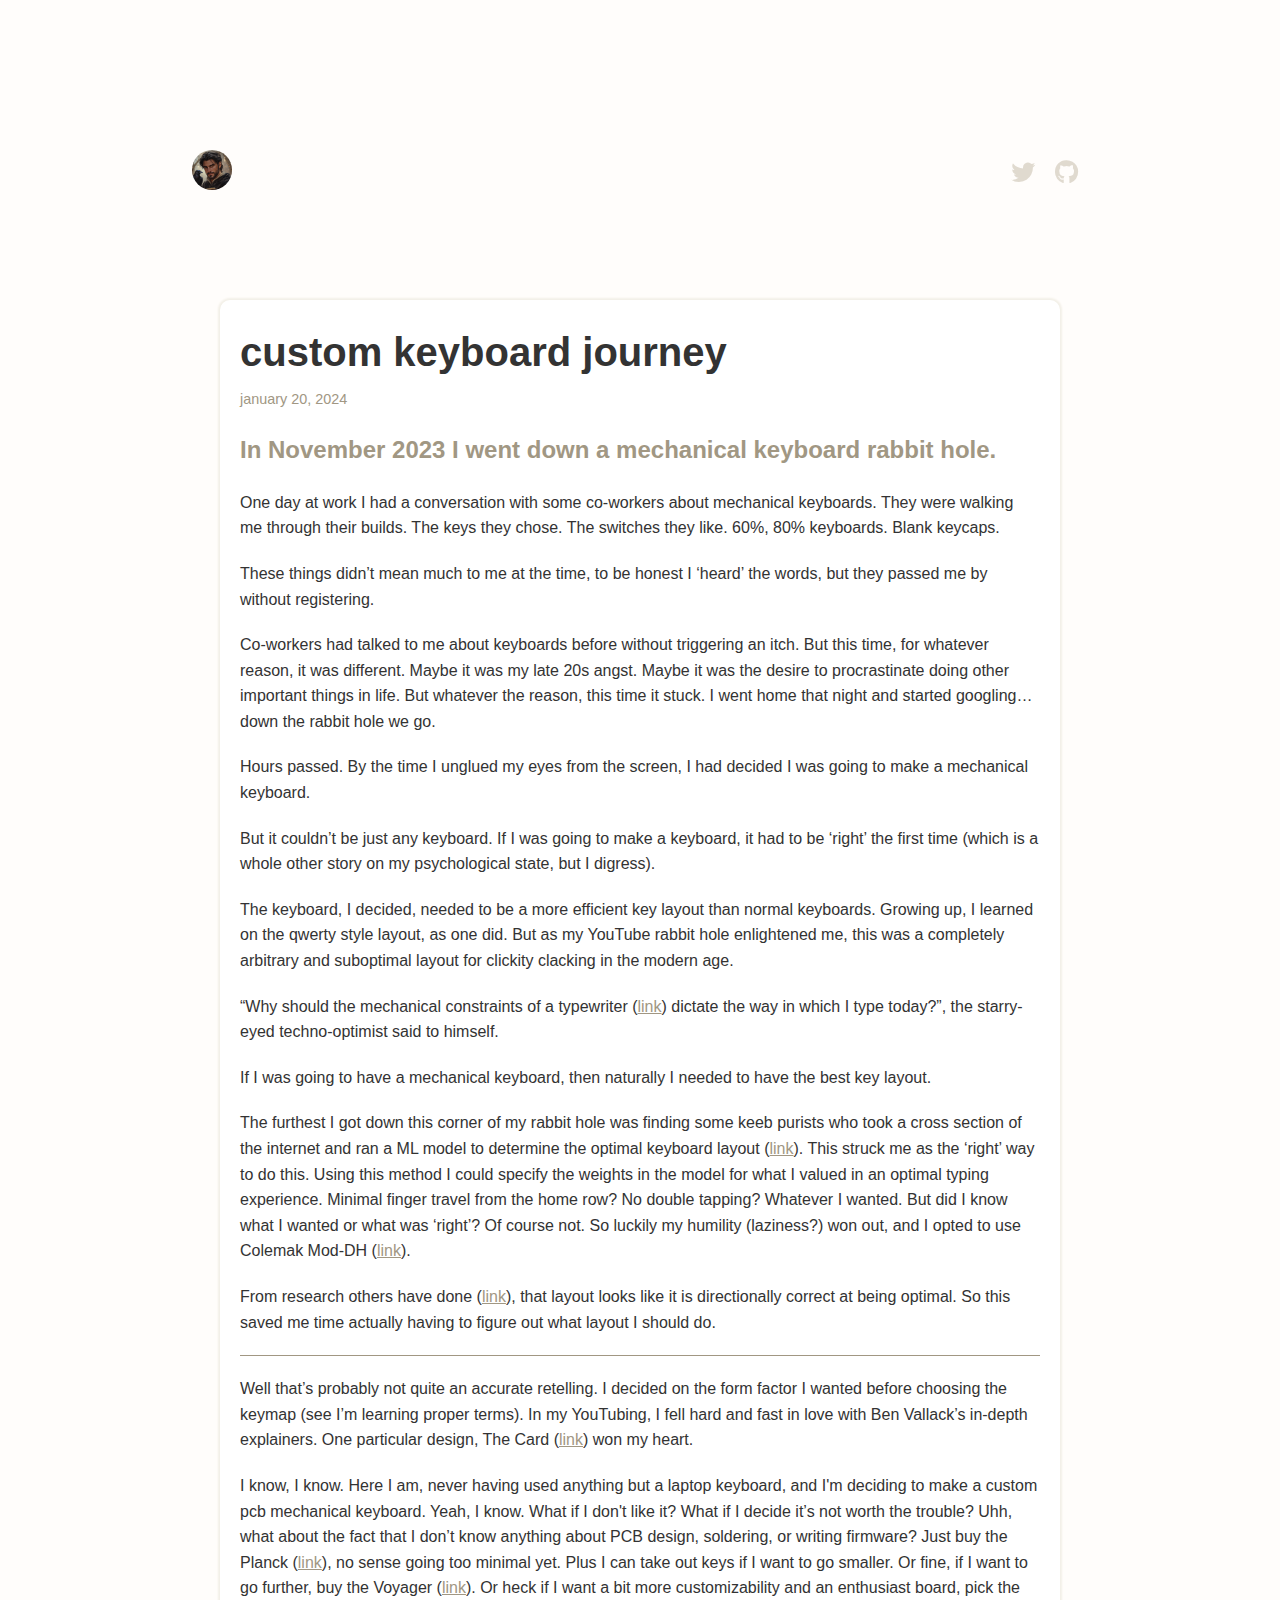
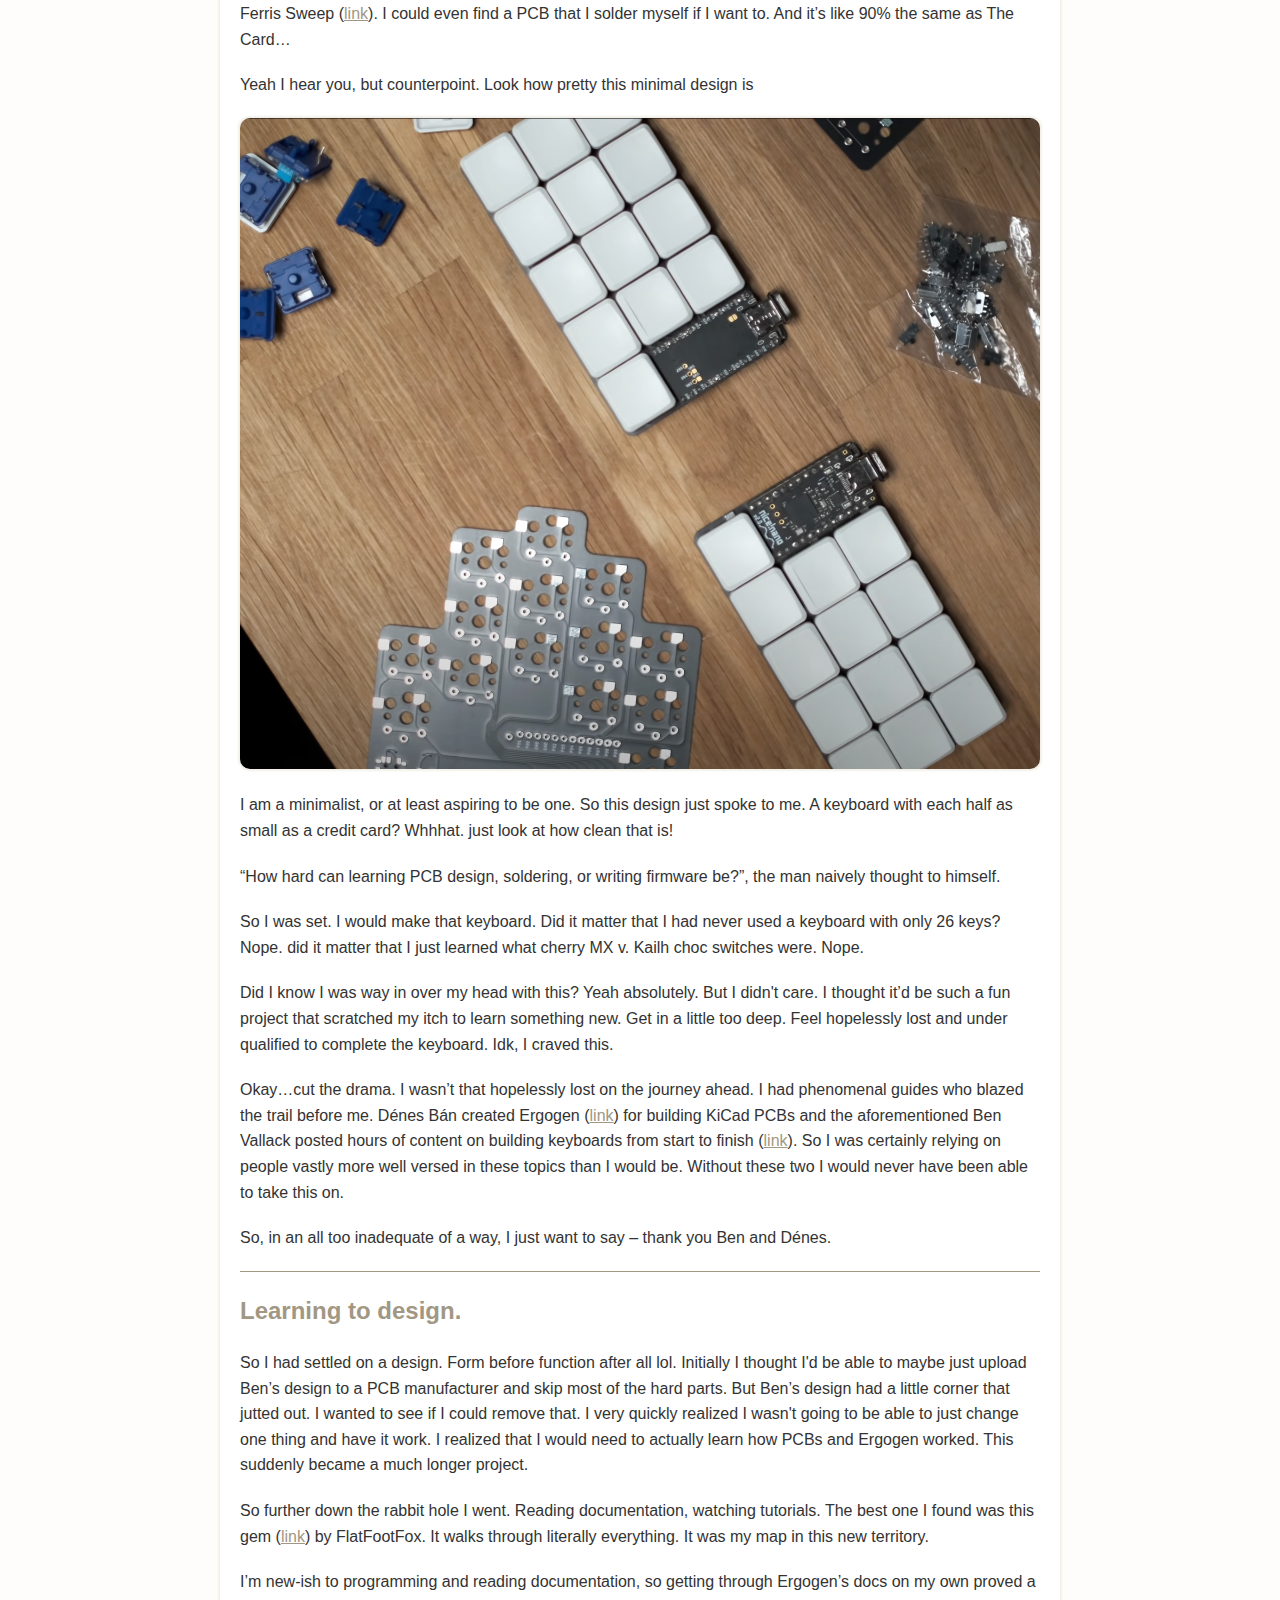
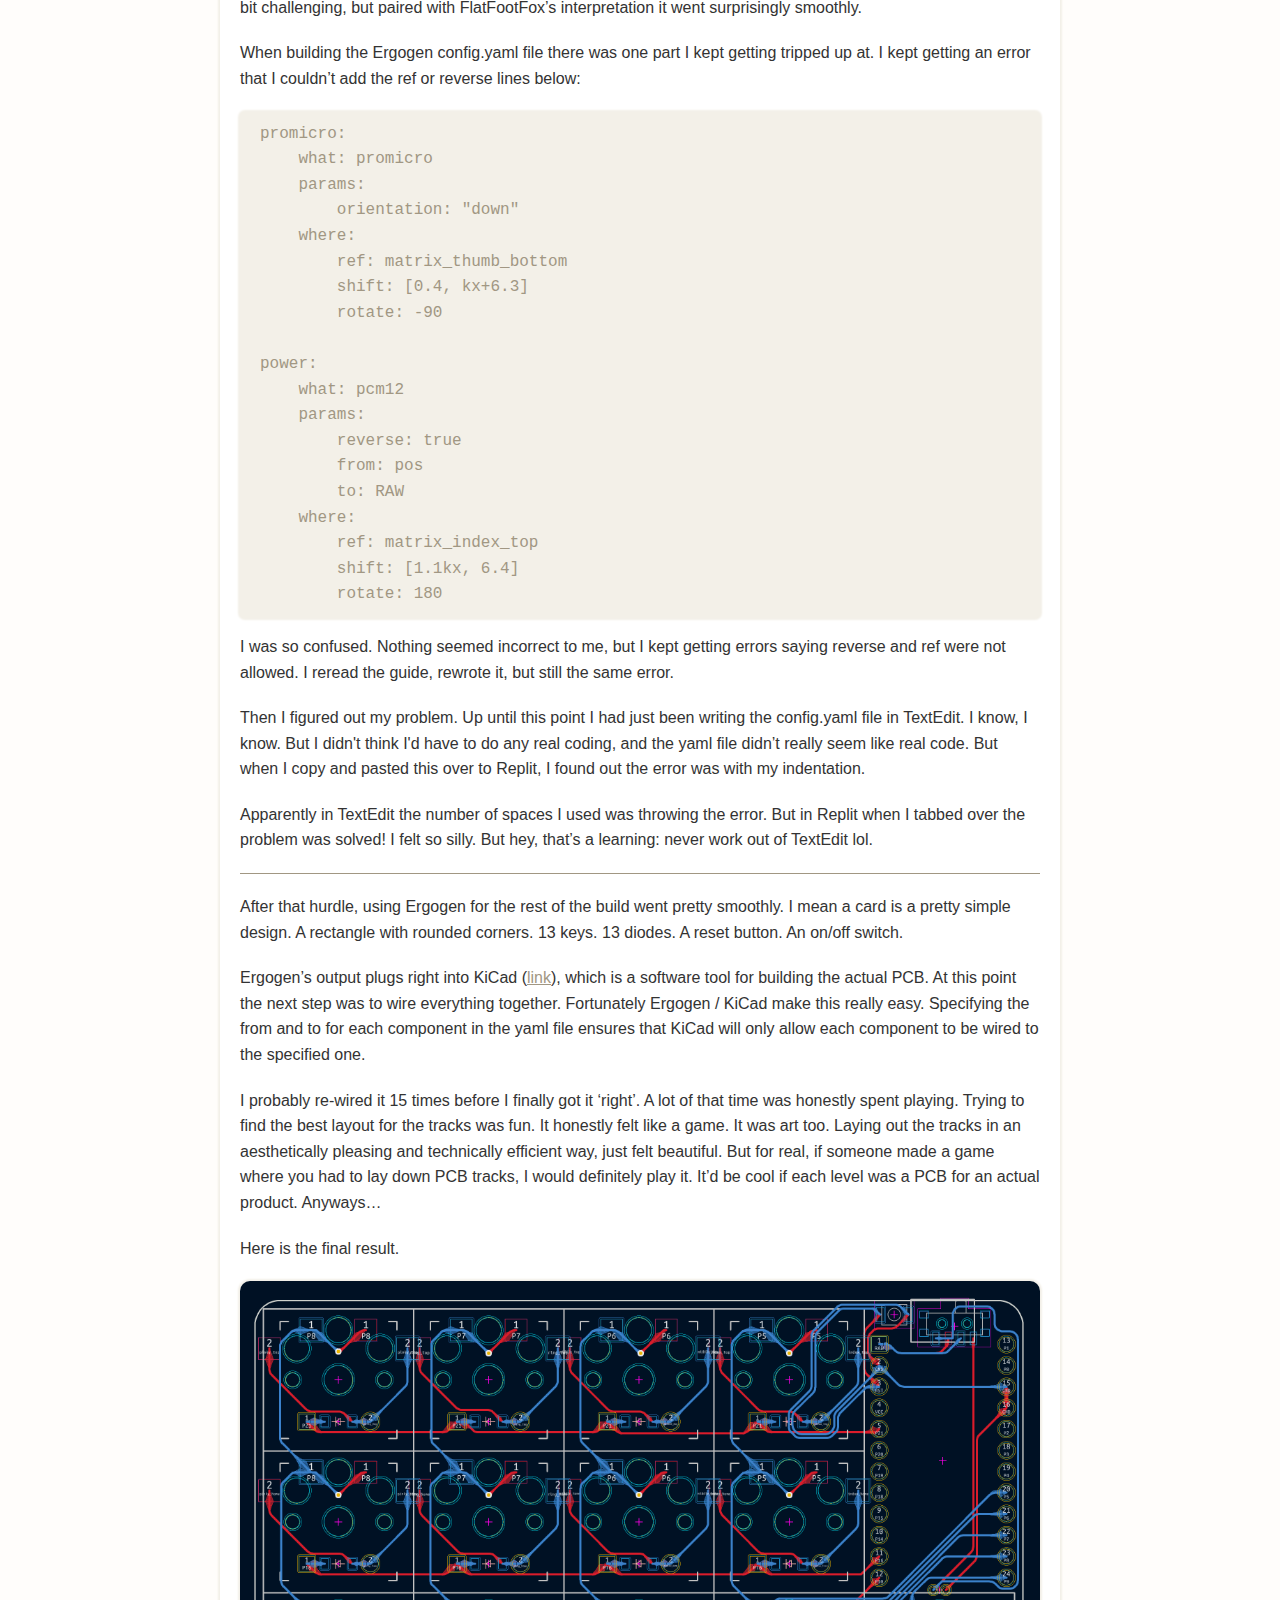
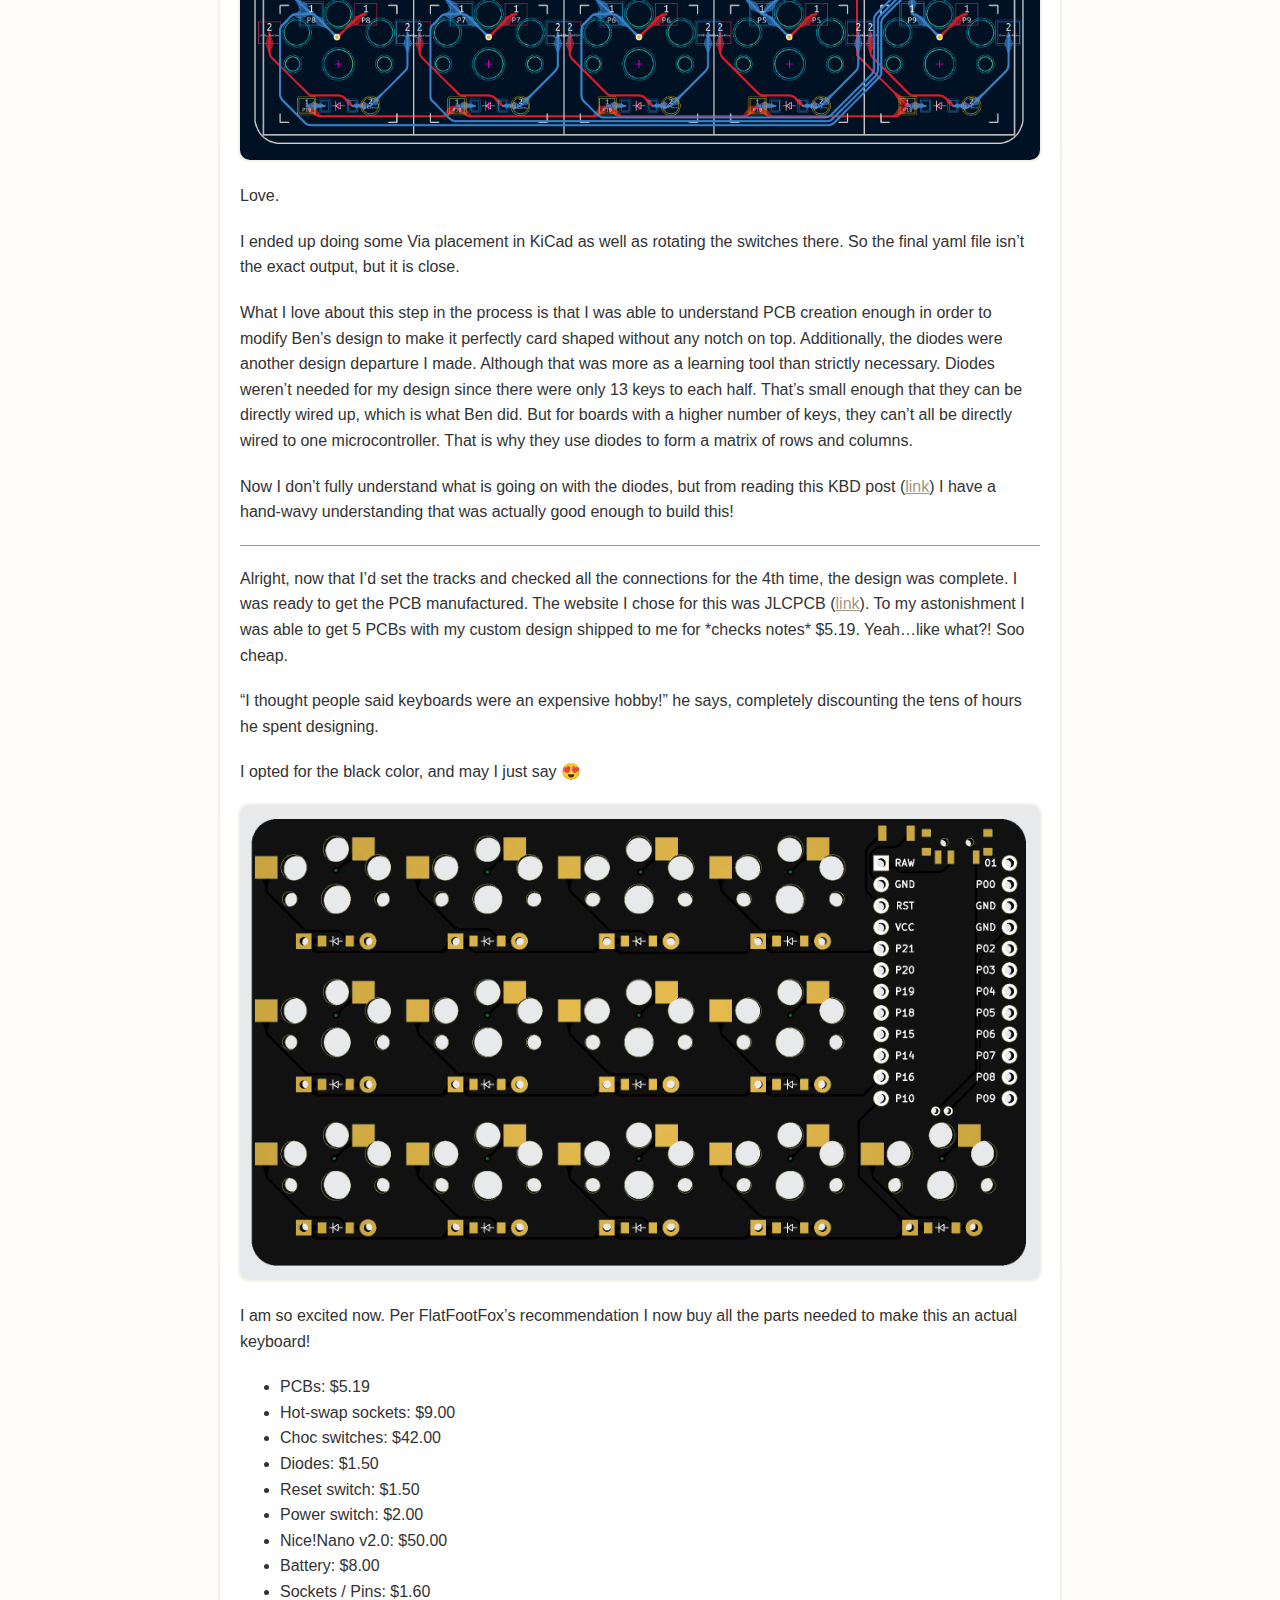
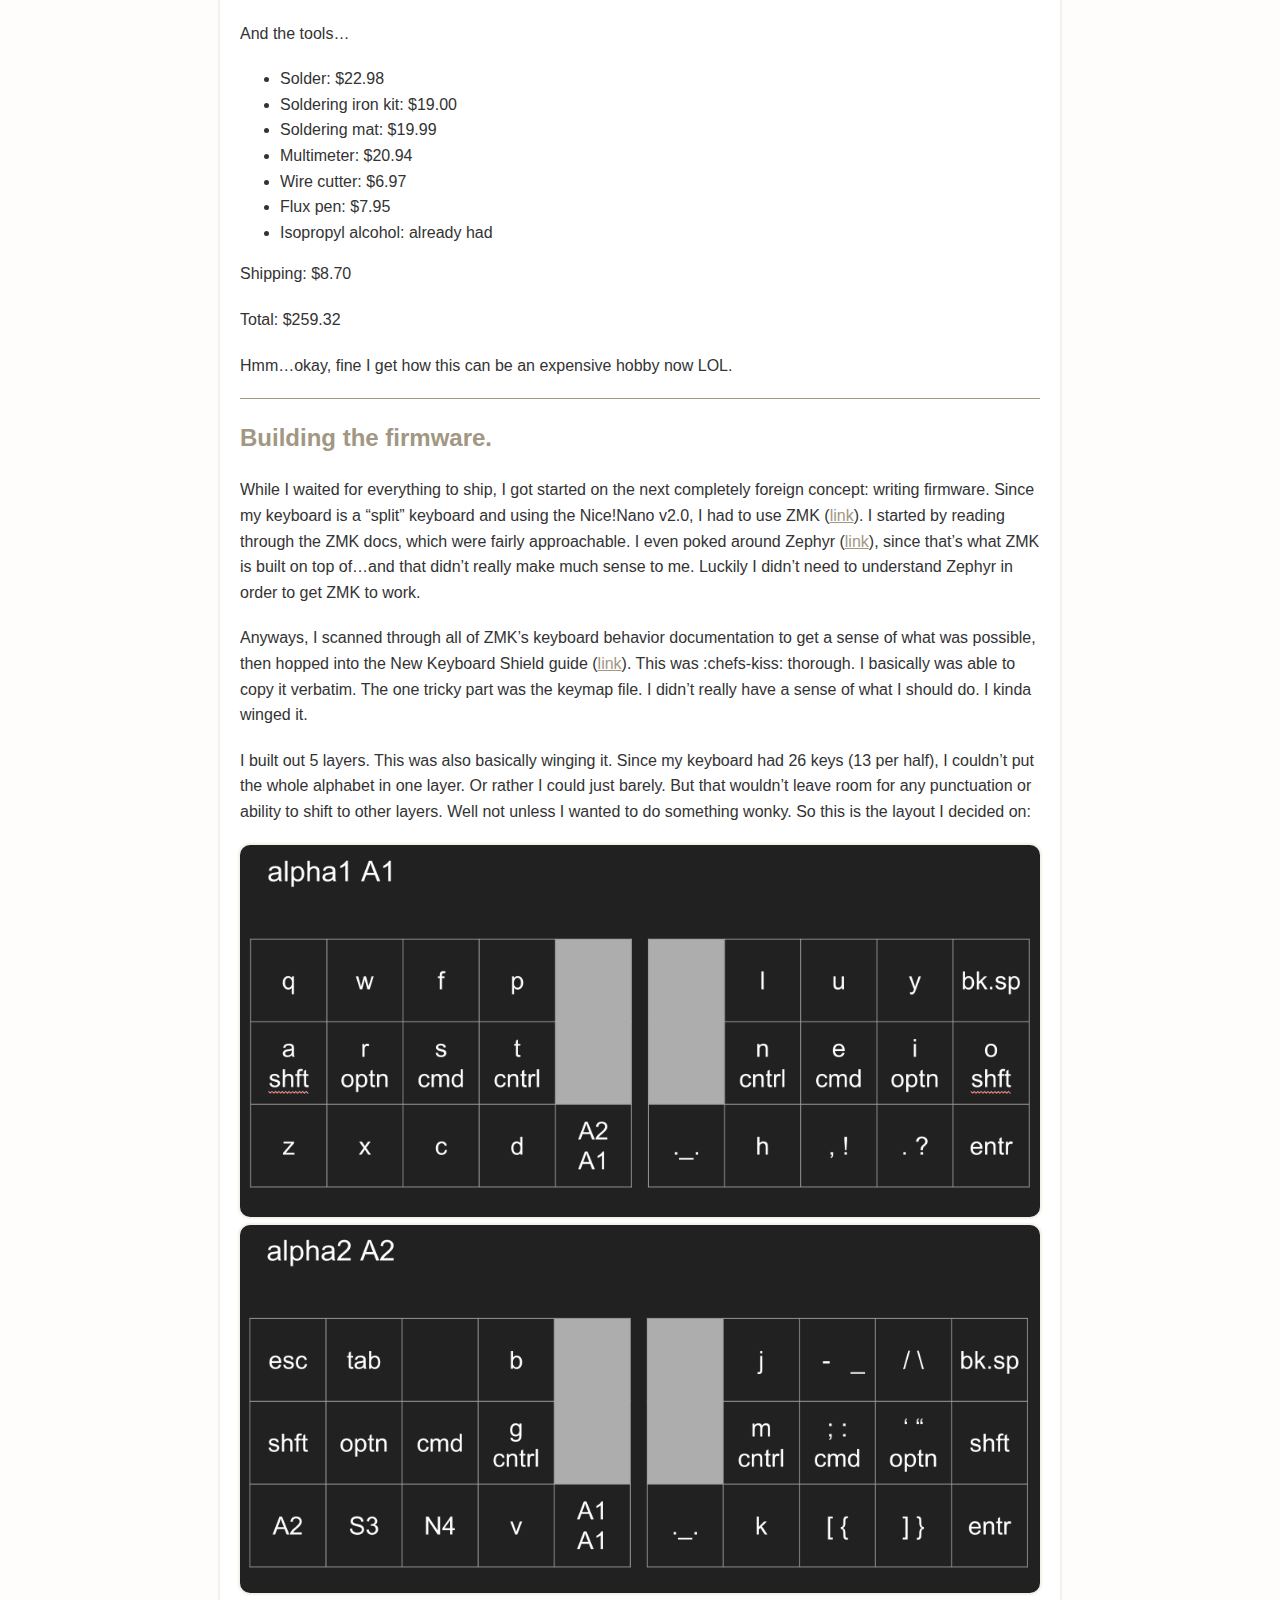
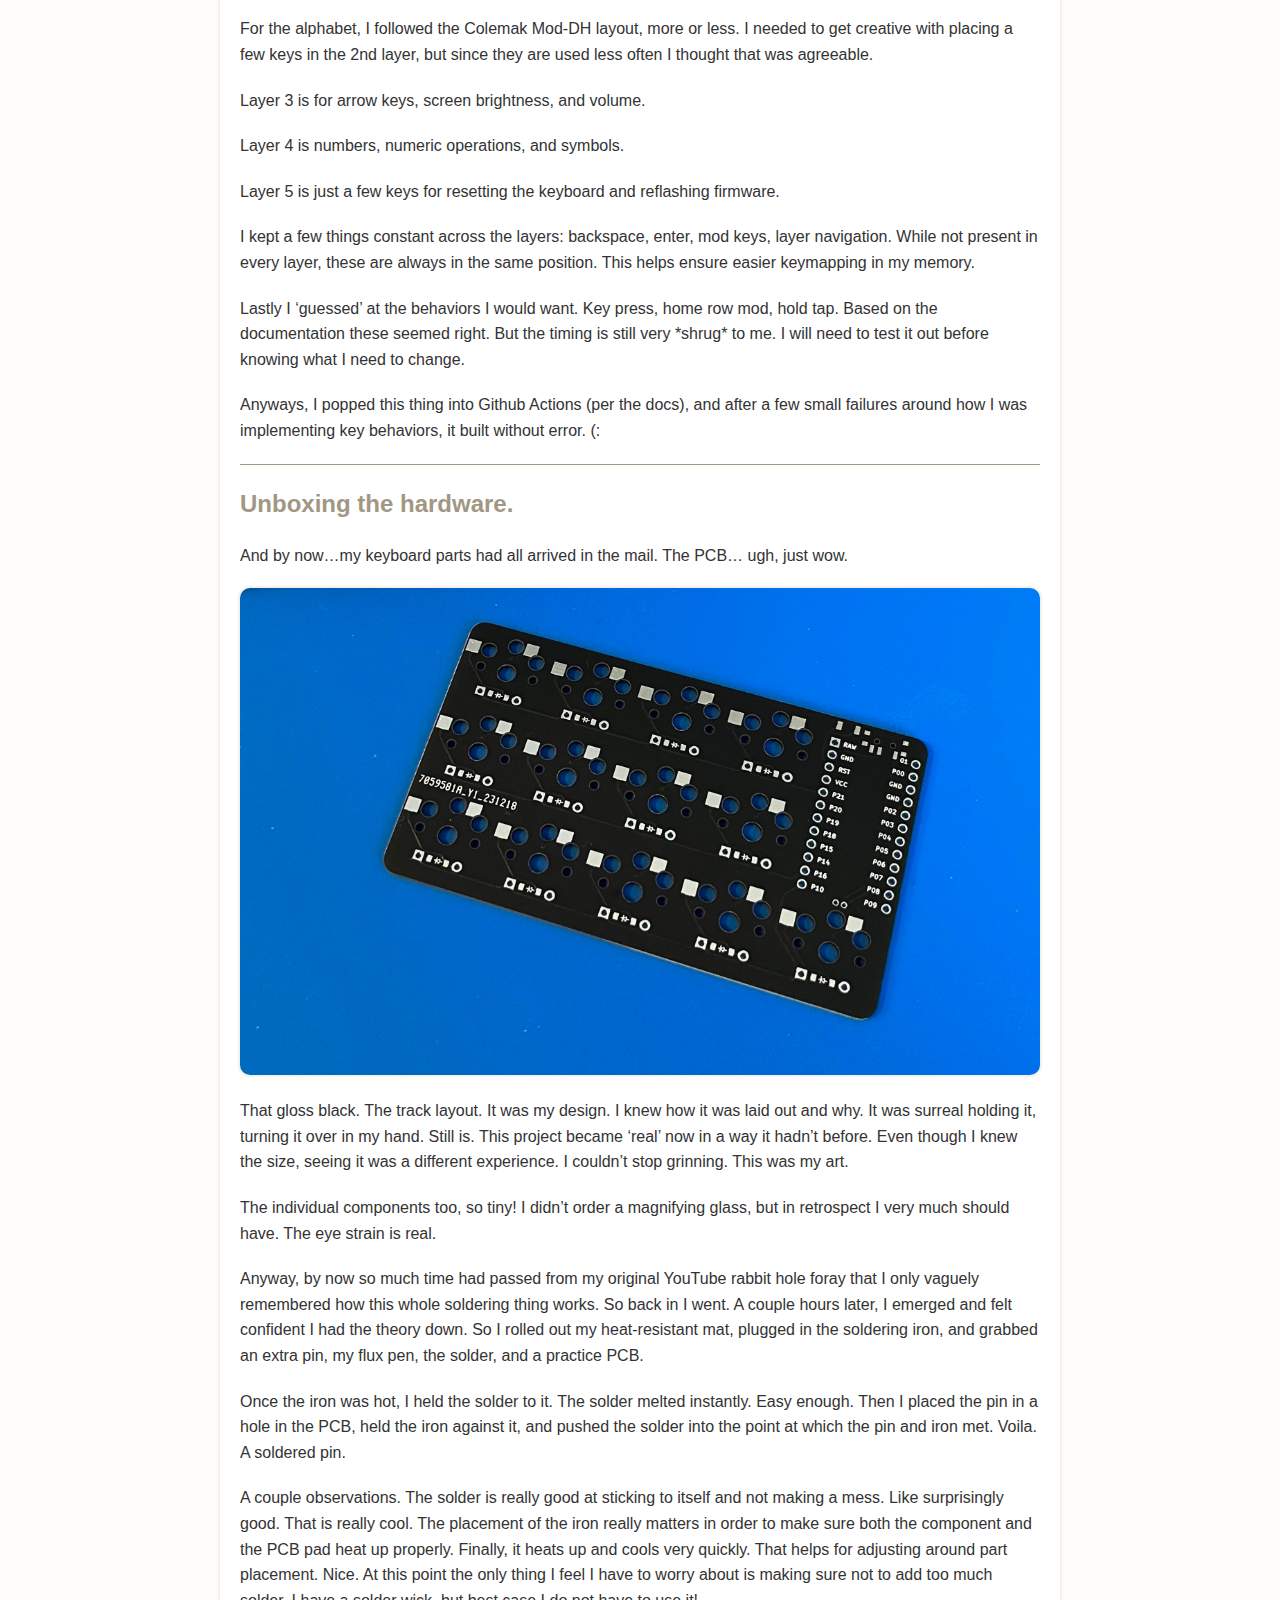
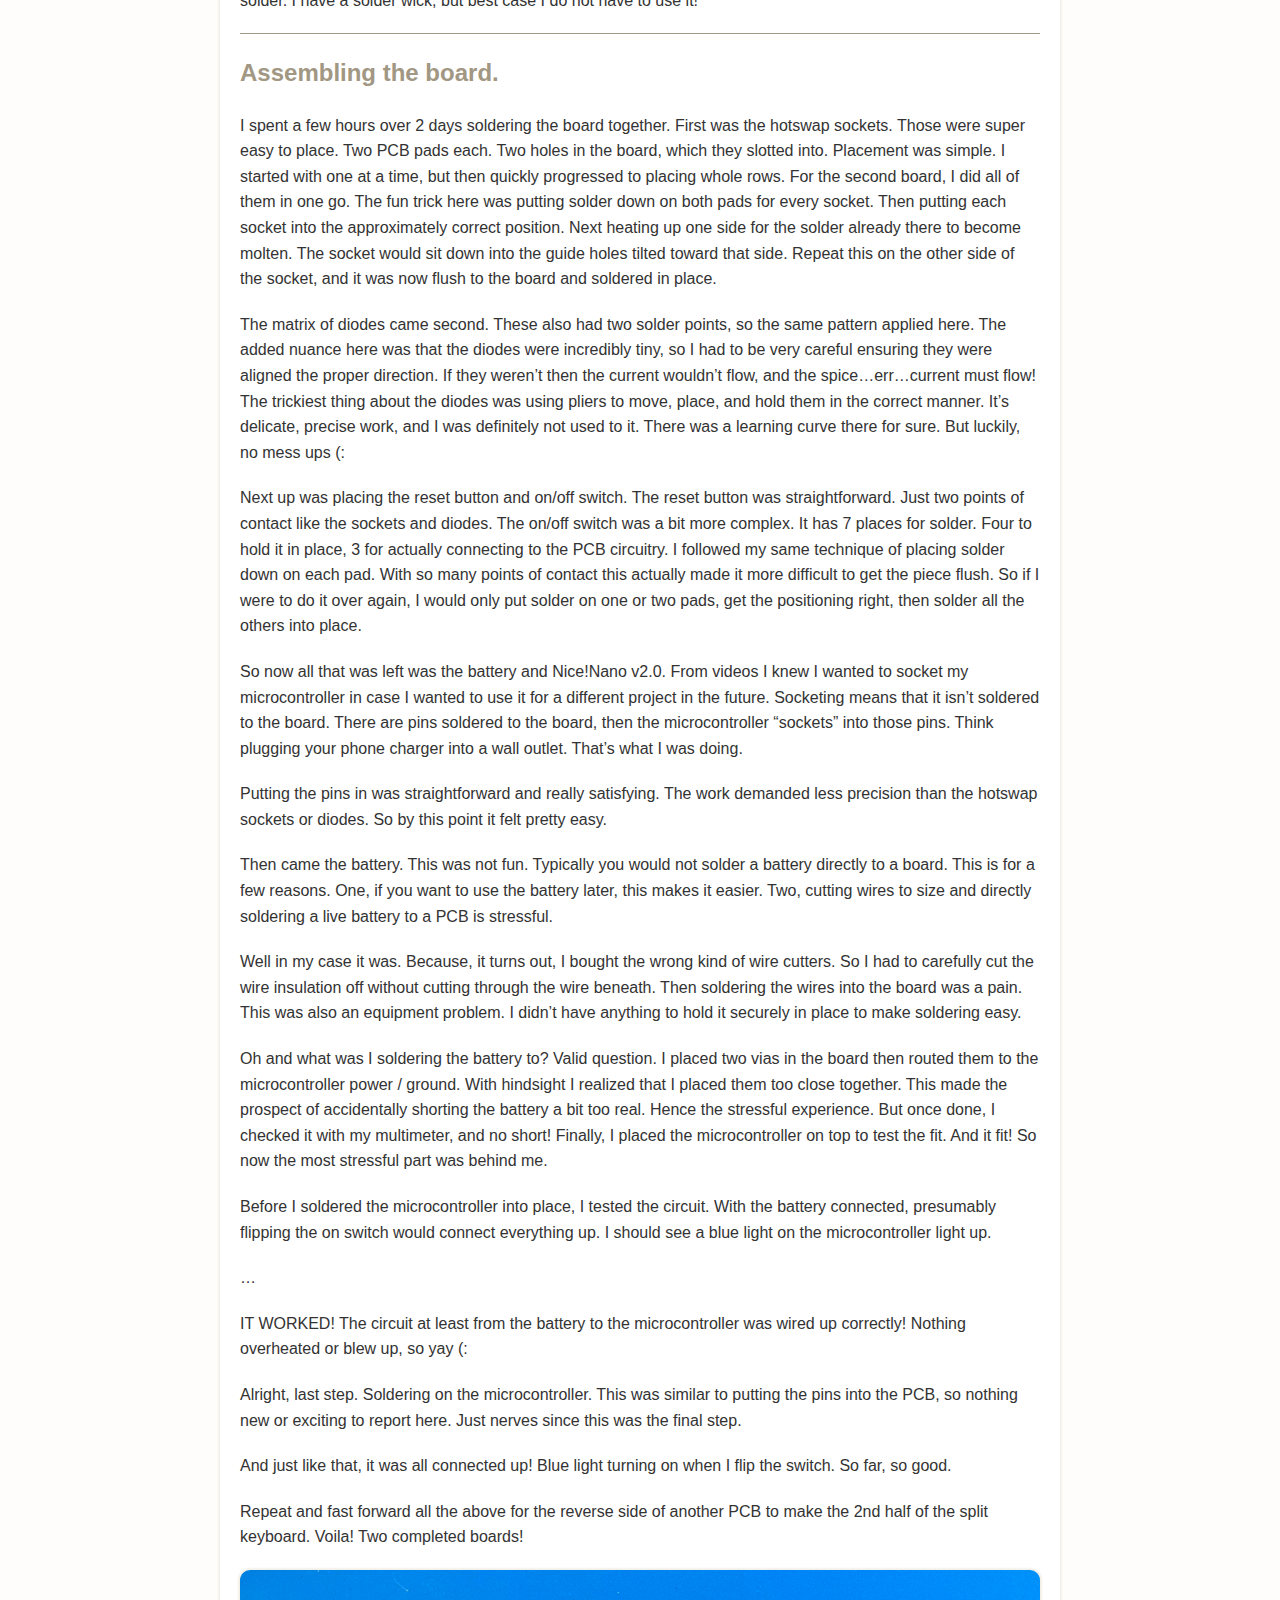
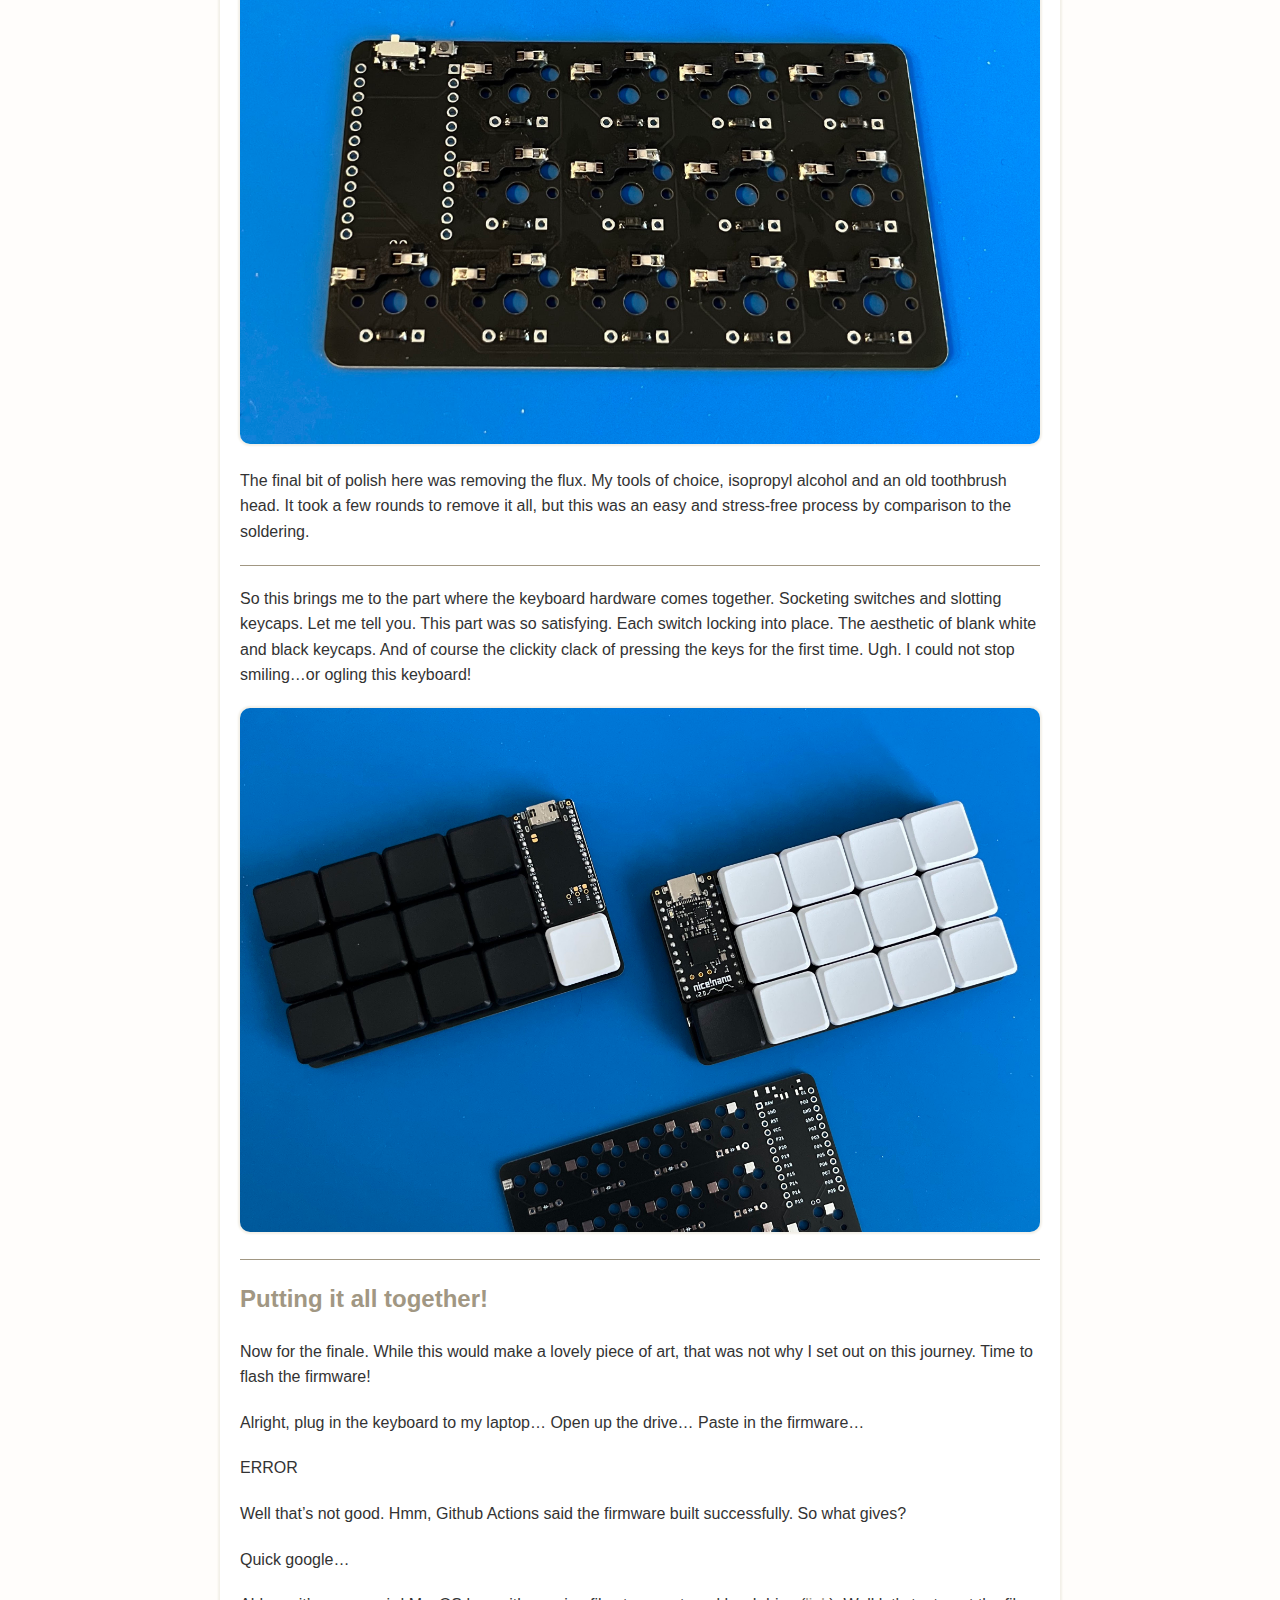
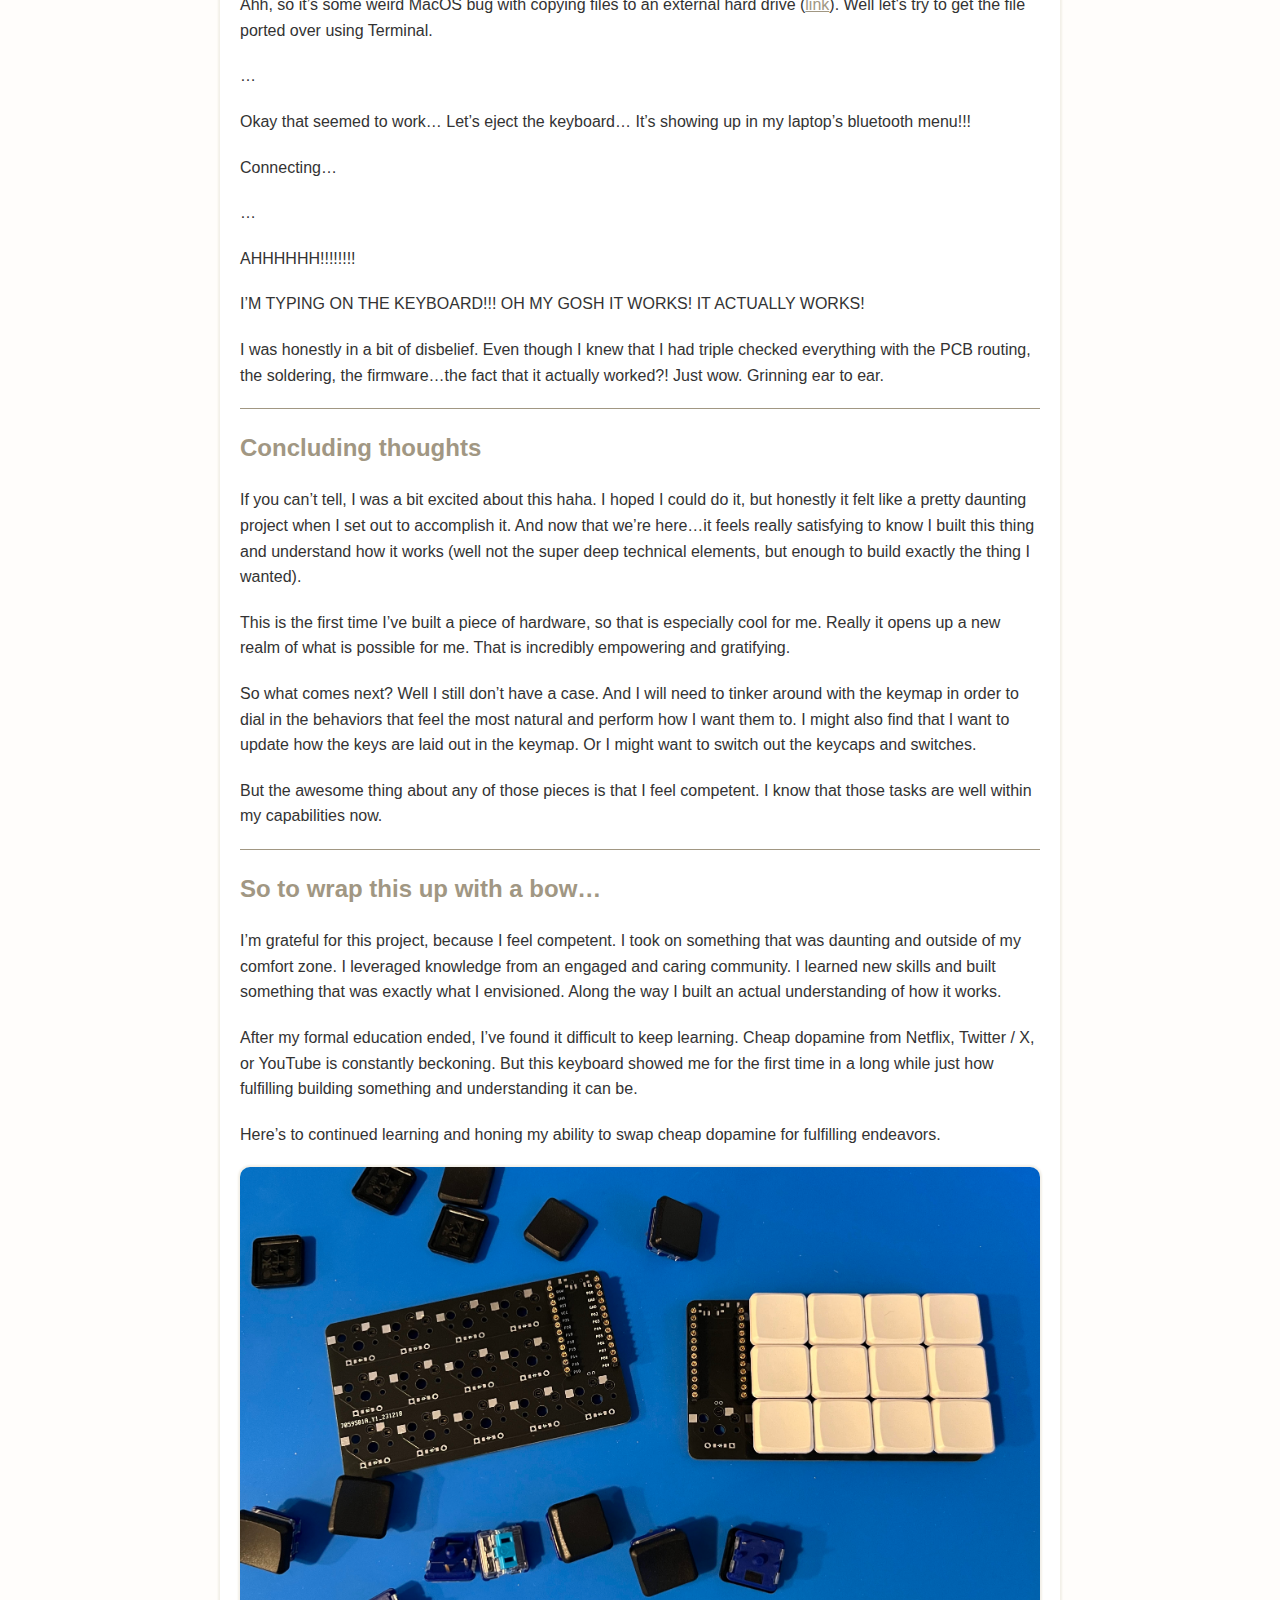
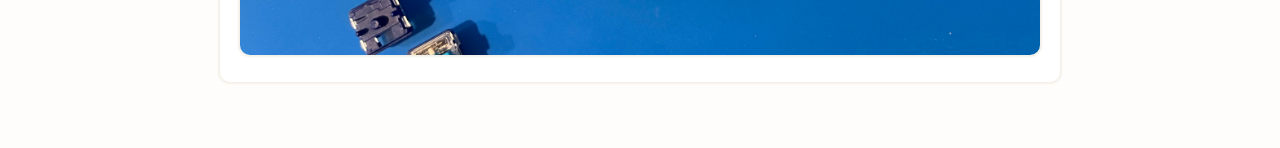
<file: keycard/index.html>
<!DOCTYPE html>
<html lang="en">
<head>
    <meta charset="UTF-8">
    <meta name="viewport" content="width=device-width, initial-scale=1.0">
    <title>custom keyboard journey</title>
    <link rel="icon" type="image/png" href="../images/heybiggins_headshot.png">
    <link rel="stylesheet" href="../styles.css">
    <link rel="stylesheet" href="https://cdnjs.cloudflare.com/ajax/libs/font-awesome/6.1.1/css/all.min.css">
</head>
<body>
    <header id="main-header">
        <a href="/" rel="noopener noreferrer">
            <img src="../images/heybiggins_headshot.png" alt="Profile Picture" id="profile-pic">
        </a>
        <div class="social-icons">
            <a href="https://twitter.com/heybiggins" target="_blank" rel="noopener noreferrer" aria-label="Twitter">
                <i class="fab fa-twitter"></i>
            </a>
            <a href="https://github.com/heybiggins" target="_blank" rel="noopener noreferrer" aria-label="GitHub">
                <i class="fab fa-github"></i>
            </a>
        </div>
    </header>
    <main>
        <div class="blog-post">
            <h1>custom keyboard journey</h1>
            <p class="date">january 20, 2024</p>
            <div class="content">
                <h2>In November 2023 I went down a mechanical keyboard rabbit hole.</h2>
                
                <p>One day at work I had a conversation with some co-workers about mechanical keyboards. They were walking me through their builds. The keys they chose. The switches they like. 60%, 80% keyboards. Blank keycaps.</p>
    
                <p>These things didn’t mean much to me at the time, to be honest I ‘heard’ the words, but they passed me by without registering.</p>
                    
                <p>Co-workers had talked to me about keyboards before without triggering an itch. But this time, for whatever reason, it was different. Maybe it was my late 20s angst. Maybe it was the desire to procrastinate doing other important things in life. But whatever the reason, this time it stuck. I went home that night and started googling…down the rabbit hole we go.</p>
                    
                <p>Hours passed. By the time I unglued my eyes from the screen, I had decided I was going to make a mechanical keyboard.</p>
                    
                <p>But it couldn’t be just any keyboard. If I was going to make a keyboard, it had to be ‘right’ the first time (which is a whole other story on my psychological state, but I digress).</p>
                    
                <p>The keyboard, I decided, needed to be a more efficient key layout than normal keyboards. Growing up, I learned on the qwerty style layout, as one did. But as my YouTube rabbit hole enlightened me, this was a completely arbitrary and suboptimal layout for clickity clacking in the modern age.</p>
                    
                <p>“Why should the mechanical constraints of a typewriter (<a href="https://en.wikipedia.org/wiki/QWERTY" target="_blank" rel="noopener noreferrer">link</a>) dictate the way in which I type today?”, the starry-eyed techno-optimist said to himself.</p>
    
                <P>If I was going to have a mechanical keyboard, then naturally I needed to have the best key layout.</P>
    
                <p>The furthest I got down this corner of my rabbit hole was finding some keeb purists who took a cross section of the internet and ran a ML model to determine the optimal keyboard layout (<a href="https://www.youtube.com/watch?v=EOaPb9wrgDY" target="_blank" rel="noopener noreferrer">link</a>). This struck me as the ‘right’ way to do this. Using this method I could specify the weights in the model for what I valued in an optimal typing experience. Minimal finger travel from the home row? No double tapping? Whatever I wanted. But did I know what I wanted or what was ‘right’? Of course not. So luckily my humility (laziness?) won out, and I opted to use Colemak Mod-DH (<a href="https://colemakmods.github.io/mod-dh/" target="_blank" rel="noopener noreferrer">link</a>).</p>
    
                <p>From research others have done (<a href="https://github.com/bclnr/kb-layout-evaluation" target="_blank" rel="noopener noreferrer">link</a>), that layout looks like it is directionally correct at being optimal. So this saved me time actually having to figure out what layout I should do.</p>
                
                <hr>
    
                <P>Well that’s probably not quite an accurate retelling. I decided on the form factor I wanted before choosing the keymap (see I’m learning proper terms). In my YouTubing, I fell hard and fast in love with Ben Vallack’s in-depth explainers. One particular design, The Card (<a href="https://github.com/benvallack/The-Card" target="_blank" rel="noopener noreferrer">link</a>) won my heart.</P>
    
                <p>I know, I know. Here I am, never having used anything but a laptop keyboard, and I'm deciding to make a custom pcb mechanical keyboard. Yeah, I know. What if I don't like it? What if I decide it’s not worth the trouble? Uhh, what about the fact that I don’t know anything about PCB design, soldering, or writing firmware? Just buy the Planck (<a href="https://olkb.com/collections/planck" target="_blank" rel="noopener noreferrer">link</a>), no sense going too minimal yet. Plus I can take out keys if I want to go smaller. Or fine, if I want to go further, buy the Voyager (<a href="https://www.zsa.io/voyager/" target="_blank" rel="noopener noreferrer">link</a>). Or heck if I want a bit more customizability and an enthusiast board, pick the Ferris Sweep (<a href="https://github.com/davidphilipbarr/Sweep" target="_blank" rel="noopener noreferrer">link</a>). I could even find a PCB that I solder myself if I want to. And it’s like 90% the same as The Card…</p>
    
                <p>Yeah I hear you, but counterpoint. Look how pretty this minimal design is</p>
            
                <div class="blog-image-container">
                    <img src="../images/the_card_desk.png" alt="The Card keyboard, screenshot from YouTube b roll.">
                </div>
                
                <p>I am a minimalist, or at least aspiring to be one. So this design just spoke to me. A keyboard with each half as small as a credit card? Whhhat. just look at how clean that is! </p>
    
                <p>“How hard can learning PCB design, soldering, or writing firmware be?”, the man naively thought to himself.</p>
    
                <p>So I was set. I would make that keyboard. Did it matter that I had never used a keyboard with only 26 keys? Nope. did it matter that I just learned what cherry MX  v. Kailh choc switches were. Nope.</p>
    
                <p>Did I know I was way in over my head with this? Yeah absolutely. But I didn't care. I thought it’d be such a fun project that scratched my itch to learn something new. Get in a little too deep. Feel hopelessly lost and under qualified to complete the keyboard. Idk, I craved this.</p>
    
                <p>Okay…cut the drama. I wasn’t that hopelessly lost on the journey ahead. I had phenomenal guides who blazed the trail before me. Dénes Bán created Ergogen (<a href="https://docs.ergogen.xyz/" target="_blank" rel="noopener noreferrer">link</a>) for building KiCad PCBs and the aforementioned Ben Vallack posted hours of content on building keyboards from start to finish (<a href="https://youtu.be/UKfeJrRIcxw" target="_blank" rel="noopener noreferrer">link</a>). So I was certainly relying on people vastly more well versed in these topics than I would be. Without these two I would never have been able to take this on.</p>
    
                <p>So, in an all too inadequate of a way, I just want to say – thank you Ben and Dénes.</p>
    
                <hr>
    
                <h2>Learning to design.</h2>
    
                <p>So I had settled on a design. Form before function after all lol. Initially I thought I'd be able to maybe just upload Ben’s design to a PCB manufacturer and skip most of the hard parts. But Ben’s design had a little corner that jutted out. I wanted to see if I could remove that. I very quickly realized I wasn't going to be able to just change one thing and have it work. I realized that I would need to actually learn how PCBs and Ergogen worked. This suddenly became a much longer project.</p>
    
                <p>So further down the rabbit hole I went. Reading documentation, watching tutorials. The best one I found was this gem (<a href="https://flatfootfox.com/ergogen-introduction/" target="_blank" rel="noopener noreferrer">link</a>) by FlatFootFox. It walks through literally everything. It was my map in this new territory.</p>
    
                <p>I’m new-ish to programming and reading documentation, so getting through Ergogen’s docs on my own proved a bit challenging, but paired with FlatFootFox’s interpretation it went surprisingly smoothly.</p>
    
                <p>When building the Ergogen config.yaml file there was one part I kept getting tripped up at. I kept getting an error that I couldn’t add the ref or reverse lines below:</p>
    
                <pre><code>promicro:
    what: promicro
    params:
        orientation: "down"
    where:
        ref: matrix_thumb_bottom
        shift: [0.4, kx+6.3]
        rotate: -90
            
power:
    what: pcm12
    params:
        reverse: true
        from: pos
        to: RAW
    where:
        ref: matrix_index_top
        shift: [1.1kx, 6.4]
        rotate: 180</code></pre>
                    
                <p>I was so confused. Nothing seemed incorrect to me, but I kept getting errors saying reverse and ref were not allowed. I reread the guide, rewrote it, but still the same error.</p>
    
                <p>Then I figured out my problem. Up until this point I had just been writing the config.yaml file in TextEdit. I know, I know. But I didn't think I'd have to do any real coding, and the yaml file didn’t really seem like real code. But when I copy and pasted this over to Replit, I found out the error was with my indentation.</p>
            
                <p>Apparently in TextEdit the number of spaces I used was throwing the error. But in Replit when I tabbed over the problem was solved! I felt so silly. But hey, that’s a learning: never work out of TextEdit lol.</p>
            
                <hr>
    
                <p>After that hurdle, using Ergogen for the rest of the build went pretty smoothly. I mean a card is a pretty simple design. A rectangle with rounded corners. 13 keys. 13 diodes. A reset button. An on/off switch.</p>
    
                <p>Ergogen’s output plugs right into KiCad (<a href="https://www.kicad.org/" target="_blank" rel="noopener noreferrer">link</a>), which is a software tool for building the actual PCB. At this point the next step was to wire everything together. Fortunately Ergogen / KiCad make this really easy. Specifying the from and to for each component in the yaml file ensures that KiCad will only allow each component to be wired to the specified one.</p>
    
                <p>I probably re-wired it 15 times before I finally got it ‘right’. A lot of that time was honestly spent playing. Trying to find the best layout for the tracks was fun. It honestly felt like a game. It was art too. Laying out the tracks in an aesthetically pleasing and technically efficient way, just felt beautiful. But for real, if someone made a game where you had to lay down PCB tracks, I would definitely play it. It’d be cool if each level was a PCB for an actual product. Anyways…</p>
    
                <p>Here is the final result.</p>
    
                <div class="blog-image-container">
                    <img src="../images/pcb_wiring.png" alt="Wiring diagram for a PCB generated with KiCad.">
                </div>
    
                <p>Love.</p>
    
                <p>I ended up doing some Via placement in KiCad as well as rotating the switches there. So the final yaml file isn’t the exact output, but it is close.</p>
    
                <p>What I love about this step in the process is that I was able to understand PCB creation enough in order to modify Ben’s design to make it perfectly card shaped without any notch on top. Additionally, the diodes were another design departure I made. Although that was more as a learning tool than strictly necessary. Diodes weren’t needed for my design since there were only 13 keys to each half. That’s small enough that they can be directly wired up, which is what Ben did. But for boards with a higher number of keys, they can’t all be directly wired to one microcontroller. That is why they use diodes to form a matrix of rows and columns.</p>
    
                <p>Now I don’t fully understand what is going on with the diodes, but from reading this KBD post (<a href="https://kbd.news/The-Japanese-duplex-matrix-1391.html" target="_blank" rel="noopener noreferrer">link</a>) I have a hand-wavy understanding that was actually good enough to build this!</p>
    
                <hr>
    
                <p>Alright, now that I’d set the tracks and checked all the connections for the 4th time, the design was complete. I was ready to get the PCB manufactured. The website I chose for this was JLCPCB (<a href="https://jlcpcb.com/" target="_blank" rel="noopener noreferrer">link</a>). To my astonishment I was able to get 5 PCBs with my custom design shipped to me for *checks notes* $5.19. Yeah…like what?! Soo cheap.</p>
    
                <p>“I thought people said keyboards were an expensive hobby!” he says, completely discounting the tens of hours he spent designing.</p>
    
                <p>I opted for the black color, and may I just say 😍</p>
    
                <div class="blog-image-container">
                    <img src="../images/pcb_render.png" alt="The PCB rendered virtually by JLCPCB.">
                </div>
    
                <p>I am so excited now. Per FlatFootFox’s recommendation I now buy all the parts needed to make this an actual keyboard!</p>
    
                <ul>
                    <li>PCBs: $5.19</li>
                    <li>Hot-swap sockets: $9.00</li>
                    <li>Choc switches: $42.00</li>
                    <li>Diodes: $1.50</li>
                    <li>Reset switch: $1.50</li>
                    <li>Power switch: $2.00</li>
                    <li>Nice!Nano v2.0: $50.00</li>
                    <li>Battery: $8.00</li>
                    <li>Sockets / Pins: $1.60</li>
                </ul>
    
                <p>And the tools…</p>
    
                <ul>
                    <li>Solder: $22.98</li>
                    <li>Soldering iron kit: $19.00</li>
                    <li>Soldering mat: $19.99</li>
                    <li>Multimeter: $20.94</li>
                    <li>Wire cutter: $6.97</li>
                    <li>Flux pen: $7.95</li>
                    <li>Isopropyl alcohol: already had</li>
                </ul>
    
                <p>Shipping: $8.70</p>
    
                <p>Total: $259.32</p>
    
                <p>Hmm…okay, fine I get how this can be an expensive hobby now LOL.</p>
    
                <hr>
    
                <h2>Building the firmware.</h2>
    
                <p>While I waited for everything to ship, I got started on the next completely foreign concept: writing firmware. Since my keyboard is a “split” keyboard and using the Nice!Nano v2.0, I had to use ZMK (<a href="https://zmk.dev/" target="_blank" rel="noopener noreferrer">link</a>). I started by reading through the ZMK docs, which were fairly approachable. I even poked around Zephyr (<a href="https://docs.zephyrproject.org/latest/" target="_blank" rel="noopener noreferrer">link</a>), since that’s what ZMK is built on top of…and that didn’t really make much sense to me. Luckily I didn’t need to understand Zephyr in order to get ZMK to work.</p>
    
                <p>Anyways, I scanned through all of ZMK’s keyboard behavior documentation to get a sense of what was possible, then hopped into the New Keyboard Shield guide (<a href="https://zmk.dev/docs/development/new-shield" target="_blank" rel="noopener noreferrer">link</a>). This was :chefs-kiss: thorough. I basically was able to copy it verbatim. The one tricky part was the keymap file. I didn’t really have a sense of what I should do. I kinda winged it.</p>
    
                <p>I built out 5 layers. This was also basically winging it. Since my keyboard had 26 keys (13 per half), I couldn’t put the whole alphabet in one layer. Or rather I could just barely. But that wouldn’t leave room for any punctuation or ability to shift to other layers. Well not unless I wanted to do something wonky. So this is the layout I decided on:</p>
    
                <div class="blog-image-container">
                    <img src="../images/alpha_one.png" alt="Keymap layout for the alpha1 layer.">
                </div>
    
                <div class="blog-image-container">
                    <img src="../images/alpha_two.png" alt="Keymap layout for the alpha2 layer.">
                </div>
    
                <p>For the alphabet, I followed the Colemak Mod-DH layout, more or less. I needed to get creative with placing a few keys in the 2nd layer, but since they are used less often I thought that was agreeable.</p>
    
                <p>Layer 3 is for arrow keys, screen brightness, and volume.</p>
    
                <p>Layer 4 is numbers, numeric operations, and symbols.</p>
    
                <p>Layer 5 is just a few keys for resetting the keyboard and reflashing firmware.</p>
    
                <p>I kept a few things constant across the layers: backspace, enter, mod keys, layer navigation. While not present in every layer, these are always in the same position. This helps ensure easier keymapping in my memory.</p>
    
                <p>Lastly I ‘guessed’ at the behaviors I would want. Key press, home row mod, hold tap. Based on the documentation these seemed right. But the timing is still very *shrug* to me. I will need to test it out before knowing what I need to change.</p>
    
                <p>Anyways, I popped this thing into Github Actions (per the docs), and after a few small failures around how I was implementing key behaviors, it built without error. (:</p>
    
                <hr>
    
                <h2>Unboxing the hardware.</h2>
    
                <p>And by now…my keyboard parts had all arrived in the mail. The PCB… ugh, just wow.</p>
    
                <div class="blog-image-container">
                    <img src="../images/pcb_delivered.jpg" alt="The PCB delivered and unboxed on a desk.">
                </div>
    
                <p>That gloss black. The track layout. It was my design. I knew how it was laid out and why. It was surreal holding it, turning it over in my hand. Still is. This project became ‘real’ now in a way it hadn’t before. Even though I knew the size, seeing it was a different experience. I couldn’t stop grinning. This was my art.</p>
    
                <p>The individual components too, so tiny! I didn’t order a magnifying glass, but in retrospect I very much should have. The eye strain is real.</p>
    
                <p>Anyway, by now so much time had passed from my original YouTube rabbit hole foray that I only vaguely remembered how this whole soldering thing works. So back in I went. A couple hours later, I emerged and felt confident I had the theory down. So I rolled out my heat-resistant mat, plugged in the soldering iron, and grabbed an extra pin, my flux pen, the solder, and a practice PCB.</p>
    
                <p>Once the iron was hot, I held the solder to it. The solder melted instantly. Easy enough. Then I placed the pin in a hole in the PCB, held the iron against it, and pushed the solder into the point at which the pin and iron met. Voila. A soldered pin.</p>
    
                <p>A couple observations. The solder is really good at sticking to itself and not making a mess. Like surprisingly good. That is really cool. The placement of the iron really matters in order to make sure both the component and the PCB pad heat up properly. Finally, it heats up and cools very quickly. That helps for adjusting around part placement. Nice. At this point the only thing I feel I have to worry about is making sure not to add too much solder. I have a solder wick, but best case I do not have to use it!</p>
    
                <hr>
    
                <h2>Assembling the board.</h2>
    
                <p>I spent a few hours over 2 days soldering the board together. First was the hotswap sockets. Those were super easy to place. Two PCB pads each. Two holes in the board, which they slotted into. Placement was simple. I started with one at a time, but then quickly progressed to placing whole rows. For the second board, I did all of them in one go. The fun trick here was putting solder down on both pads for every socket. Then putting each socket into the approximately correct position. Next heating up one side for the solder already there to become molten. The socket would sit down into the guide holes tilted toward that side. Repeat this on the other side of the socket, and it was now flush to the board and soldered in place.</p>
    
                <p>The matrix of diodes came second. These also had two solder points, so the same pattern applied here. The added nuance here was that the diodes were incredibly tiny, so I had to be very careful ensuring they were aligned the proper direction. If they weren’t then the current wouldn’t flow, and the spice…err…current must flow! The trickiest thing about the diodes was using pliers to move, place, and hold them in the correct manner. It’s delicate, precise work, and I was definitely not used to it. There was a learning curve there for sure. But luckily, no mess ups (:</p>
    
                <p>Next up was placing the reset button and on/off switch. The reset button was straightforward. Just two points of contact like the sockets and diodes. The on/off switch was a bit more complex. It has 7 places for solder. Four to hold it in place, 3 for actually connecting to the PCB circuitry. I followed my same technique of placing solder down on each pad. With so many points of contact this actually made it more difficult to get the piece flush. So if I were to do it over again, I would only put solder on one or two pads, get the positioning right, then solder all the others into place.</p>
    
                <p>So now all that was left was the battery and Nice!Nano v2.0. From videos I knew I wanted to socket my microcontroller in case I wanted to use it for a different project in the future. Socketing means that it isn’t soldered to the board. There are pins soldered to the board, then the microcontroller “sockets” into those pins. Think plugging your phone charger into a wall outlet. That’s what I was doing.</p>
    
                <p>Putting the pins in was straightforward and really satisfying. The work demanded less precision than the hotswap sockets or diodes. So by this point it felt pretty easy.</p>
    
                <p>Then came the battery. This was not fun. Typically you would not solder a battery directly to a board. This is for a few reasons. One, if you want to use the battery later, this makes it easier. Two, cutting wires to size and directly soldering a live battery to a PCB is stressful.</p>
    
                <p>Well in my case it was. Because, it turns out, I bought the wrong kind of wire cutters. So I had to carefully cut the wire insulation off without cutting through the wire beneath. Then soldering the wires into the board was a pain. This was also an equipment problem. I didn’t have anything to hold it securely in place to make soldering easy.</p>
    
                <p>Oh and what was I soldering the battery to? Valid question. I placed two vias in the board then routed them to the microcontroller power / ground. With hindsight I realized that I placed them too close together. This made the prospect of accidentally shorting the battery a bit too real. Hence the stressful experience. But once done, I checked it with my multimeter, and no short! Finally, I placed the microcontroller on top to test the fit. And it fit! So now the most stressful part was behind me.</p>
    
                <p>Before I soldered the microcontroller into place, I tested the circuit. With the battery connected, presumably flipping the on switch would connect everything up. I should see a blue light on the microcontroller light up.</p>
    
                <p>…</p>
    
                <p>IT WORKED! The circuit at least from the battery to the microcontroller was wired up correctly! Nothing overheated or blew up, so yay (:</p>
    
                <p>Alright, last step. Soldering on the microcontroller. This was similar to putting the pins into the PCB, so nothing new or exciting to report here. Just nerves since this was the final step.</p>
    
                <p>And just like that, it was all connected up! Blue light turning on when I flip the switch. So far, so good.</p>
    
                <p>Repeat and fast forward all the above for the reverse side of another PCB to make the 2nd half of the split keyboard. Voila! Two completed boards!</p>
    
                <div class="blog-image-container">
                    <img src="../images/pcb_soldered.jpg" alt="The PCB with sockets, diodes, on/off switch, and reset button soldered into place.">
                </div>
    
                <p>The final bit of polish here was removing the flux. My tools of choice, isopropyl alcohol and an old toothbrush head. It took a few rounds to remove it all, but this was an easy and stress-free process by comparison to the soldering.</p>
    
                <hr>
    
                <p>So this brings me to the part where the keyboard hardware comes together. Socketing switches and slotting keycaps. Let me tell you. This part was so satisfying. Each switch locking into place. The aesthetic of blank white and black keycaps. And of course the clickity clack of pressing the keys for the first time. Ugh. I could not stop smiling…or ogling this keyboard!</p>
    
                <div class="blog-image-container">
                    <img src="../images/the_card_assembled.jpg" alt="The completed split keyboard, one half with black keycaps and the other with white keycaps.">
                </div>
    
                <hr>
    
                <h2>Putting it all together!</h2>
    
                <p>Now for the finale. While this would make a lovely piece of art, that was not why I set out on this journey. Time to flash the firmware!</p>
    
                <p>Alright, plug in the keyboard to my laptop… Open up the drive… Paste in the firmware…</p>
    
                <p>ERROR</p>
    
                <p>Well that’s not good. Hmm, Github Actions said the firmware built successfully. So what gives?</p>
    
                <p>Quick google…</p>
    
                <p>Ahh, so it’s some weird MacOS bug with copying files to an external hard drive (<a href="https://discussions.apple.com/thread/254020458" target="_blank" rel="noopener noreferrer">link</a>). Well let's try to get the file ported over using Terminal.</p>
    
                <p>…</p>
    
                <p>Okay that seemed to work… Let’s eject the keyboard… It’s showing up in my laptop’s bluetooth menu!!!</p>
                
                <p>Connecting…</p>
    
                <p>…</p>
    
                <p>AHHHHHH!!!!!!!!</p>
    
                <p>I’M TYPING ON THE KEYBOARD!!! OH MY GOSH IT WORKS! IT ACTUALLY WORKS!</p>
    
                <p>I was honestly in a bit of disbelief. Even though I knew that I had triple checked everything with the PCB routing, the soldering, the firmware…the fact that it actually worked?! Just wow. Grinning ear to ear.</p>
    
                <hr>
    
                <h2>Concluding thoughts</h2>
    
                <p>If you can’t tell, I was a bit excited about this haha. I hoped I could do it, but honestly it felt like a pretty daunting project when I set out to accomplish it. And now that we’re here…it feels really satisfying to know I built this thing and understand how it works (well not the super deep technical elements, but enough to build exactly the thing I wanted).</p>
    
                <p>This is the first time I’ve built a piece of hardware, so that is especially cool for me. Really it opens up a new realm of what is possible for me. That is incredibly empowering and gratifying.</p>
    
                <p>So what comes next? Well I still don’t have a case. And I will need to tinker around with the keymap in order to dial in the behaviors that feel the most natural and perform how I want them to. I might also find that I want to update how the keys are laid out in the keymap. Or I might want to switch out the keycaps and switches.</p>
    
                <p>But the awesome thing about any of those pieces is that I feel competent. I know that those tasks are well within my capabilities now.</p>
    
                <hr>
    
                <h2>So to wrap this up with a bow…</h2>
    
                <p>I’m grateful for this project, because I feel competent. I took on something that was daunting and outside of my comfort zone. I leveraged knowledge from an engaged and caring community. I learned new skills and built something that was exactly what I envisioned. Along the way I built an actual understanding of how it works.</p>
    
                <p>After my formal education ended, I’ve found it difficult to keep learning. Cheap dopamine from Netflix, Twitter / X, or YouTube is constantly beckoning. But this keyboard showed me for the first time in a long while just how fulfilling building something and understanding it can be.</p>
    
                <p>Here’s to continued learning and honing my ability to swap cheap dopamine for fulfilling endeavors.</p>
    
                <div class="blog-image-container">
                    <img src="../images/pcb_halfway.jpg" alt="Two halves of the split keyboard, one fully assmbled, the other just the PCB with switches and keycaps strewn about.">
                </div>
            </div>
        </div>
        <button id="back-to-top" onclick="scrollToTop()">^</button>
    </main>
    <script src="../script.js"></script>
</body>
</html>
</file>
<file: styles.css>
body {
    font-family: Arial, sans-serif;
    margin: 0;
    padding: 0;
    line-height: 1.6;
    color: #333;
    background-color: #fffdfb;
}

body, html {
    margin: 0;
    padding: 0;
    scroll-behavior: smooth;
}

#main-header {
    background: none;
    display: flex;
    align-items: center;
    justify-content: space-between;
    position: fixed;
    width: 100%;
    padding: 150px 15%;
    box-sizing: border-box;
    z-index: 1000;
}

#profile-pic {
    width: 40px; /* Adjust size as needed */
    border-radius: 50%;
}

.social-icons {
    display: flex;
    justify-content: right; /* Center icons in the container */
}

.social-icons a {
    color: #e0dacf; /* Icon color */
    margin: 0 10px; /* Spacing between icons */
    font-size: 24px; /* Icon size */
}

main {
    padding: 1rem;
    padding-top: 250px; /* Adjust based on header height */
}

.intro {
    align-items: center;
    width: 100%;
    padding: 0px 20%;
    box-sizing: border-box;
}

.intro p {
    font-size: 2.3em; /* Adjust size as needed */
    color: #333; /* Adjust color as needed */
}

.projects {
    display: grid;
    grid-template-columns: repeat(auto-fit, minmax(350px, 1fr)); /* Creates a responsive grid layout */
    gap: 30px; /* Space between items */
    padding: 0px 8%;
    margin-top: 40px; /* Space below the intro text */
    margin-bottom: 100px; /* Space below the projects */
}

.project {
    position: relative;
    background-color: #f3f0e8;
    padding: 15px 25px; /* Adjust padding as needed */
    border-radius: 15px;
    overflow: hidden;
    height: 350px;
}

.project h2 {
    font-size: 1.8em; /* Adjust size as needed */
    color: #333; /* Adjust color as needed */
    margin-top: 0;
    margin-bottom: 0; /* Reduced space below the heading */

}

.project p {
    font-size: 1em; /* Adjust size as needed */
    color: #a19783; /* Adjust color as needed */
    margin-top: 0; /* Remove top margin if any */
    margin-bottom: 20px; /* Space above the button */
}

#project-image-the-card {
    position: absolute;
    bottom: 0;
    right: 0;
    width: auto; /* Adjust based on your image's aspect ratio */
    height: 80%; /* Adjust the height to control how much of the div it takes up */
    transform: translate(0%, 20%) rotate(-15deg); /* Adjust the rotation angle and position as needed */
}

#project-image-poetic-wicks {
    position: absolute;
    bottom: 0;
    right: 0;
    width: 30%; /* Adjust based on your image's aspect ratio */
    height: auto; /* Adjust the height to control how much of the div it takes up */
    transform: translate(-35%, -35%); /* Adjust the rotation angle and position as needed */
}

.button {
    display: inline-block;
    padding: 0px 10px; /* Adjust the padding to control the size of the button */
    font-size: 16px; /* Adjust the font size as needed */
    color: #a19783; /* The text color */
    background-color: transparent; /* No background color */
    border: 1px solid #a19783; /* Border color matching the text */
    border-radius: 15px; /* Rounded corners. Adjust as needed for desired roundness */
    text-decoration: none; /* Removes underline from links */
    transition: background-color 0.3s, color 0.3s; /* Smooth transition for hover effects */
}

.project:hover .button {
    border-color: #000; /* Change border color to black when .project is hovered */
    color: #000;
}

footer {
    background-color: #f3f0e8;
    color: #a19783;
    text-align: center;
    padding: 1rem;

    bottom: 0;
    width: 100%;
}

a {
    color: #a19783; /* Color for unvisited links */
}

#back-to-top {
    position: fixed;
    bottom: 30px;
    left: 30px;
    padding: 12px 20px 0px 20px;
    background-color: #fffdfb;
    color: #a19783;
    font-size: 2.8em;
    border: none;
    border-radius: 10px;
    box-shadow: 0 0 2px 2px #e0dacf;
    cursor: pointer;
    display: none; /* Hide the button initially */
    z-index: 1001; /* Make sure the button is above other content */
}

#back-to-top:hover {
    background-color: #f3f0e8;
}

/* BLOG STYLING */

.blog-post {
    max-width: 800px;
    margin: 50px auto;
    padding: 20px;
    background-color: #fff;
    border-radius: 10px;
    box-shadow: 0 0 2px 2px #f3f0e8;
}

.blog-post h1 {
    font-size: 2.5em;
    margin-top: 0;
    margin-bottom: -10px;
}

.date {
    font-size: 0.9em;
    color: #a19783;
    margin-bottom: 20px;
}

.content p {
    margin-bottom: 20px;
}

.content h2 {
    color: #a19783
}

hr {
    border: 0; /* Remove default border */
    height: 1px; /* Set the height of the line */
    background-color: #a19783; /* Set the color of the line */
    margin: 20px 0; /* Add some vertical spacing around the line */
}

.blog-image-container img {
    width: 100%; /* Adjust the width as needed */
    height: auto; /* Maintain aspect ratio */
    border-radius: 10px; /* Adjust for desired roundness */
    box-shadow: 0 0 2px 2px #f3f0e8;
}

pre {
    background-color: #f3f0e8;
    box-shadow: 0 0 2px 2px #f3f0e8;
    border-radius: 5px; /* Rounded corners */
    padding: 10px 20px; /* Padding around the code */
    overflow-x: auto; /* Horizontal scrolling for long lines of code */
}

code {
    font-family: 'Courier New', monospace; /* Monospace font for code */
    color: #a19783; /* Dark gray text color */
}

/* Adjust for smaller screen sizes */

@media (max-width: 845px) {    
    #main-header {
        top: 0; /* Align with the top of the viewport */
        padding: 75px 15%;
        background-color: #fffdfb;
    }

    #main-header.shadow {
        box-shadow: 0 0 2px 2px #f3f0e8;
    }

    .intro {
        padding: 0px 2%; /* Reduce horizontal padding */
    }

    .projects {
        padding: 0px 0%; /* Reduce horizontal padding */
        grid-template-columns: 1fr; /* Change to one column layout */
    }

    .project {
        height: 300px; /* Allow project height to adjust to content */
    }

    .intro p {
        font-size: 1.8em; /* Reduce font size */
    }

    #project-image-the-card {
        position: absolute;
        bottom: 0;
        right: 0;
        width: auto; /* Adjust based on your image's aspect ratio */
        height: 70%; /* Adjust the height to control how much of the div it takes up */
        transform: translate(3%, 20%) rotate(-15deg); /* Adjust the rotation angle and position as needed */
    }
    
    #project-image-poetic-wicks {
        position: absolute;
        bottom: 0;
        right: 0;
        width: auto; /* Adjust based on your image's aspect ratio */
        height: 40%; /* Adjust the height to control how much of the div it takes up */
        transform: translate(-35%, -35%); /* Adjust the rotation angle and position as needed */
    }

    .blog-post {
        padding: 20px; /* Adjust padding as needed */
    }

    .blog-post h1 {
        font-size: 2em; /* Reduce font size */
    }
}
</file>
